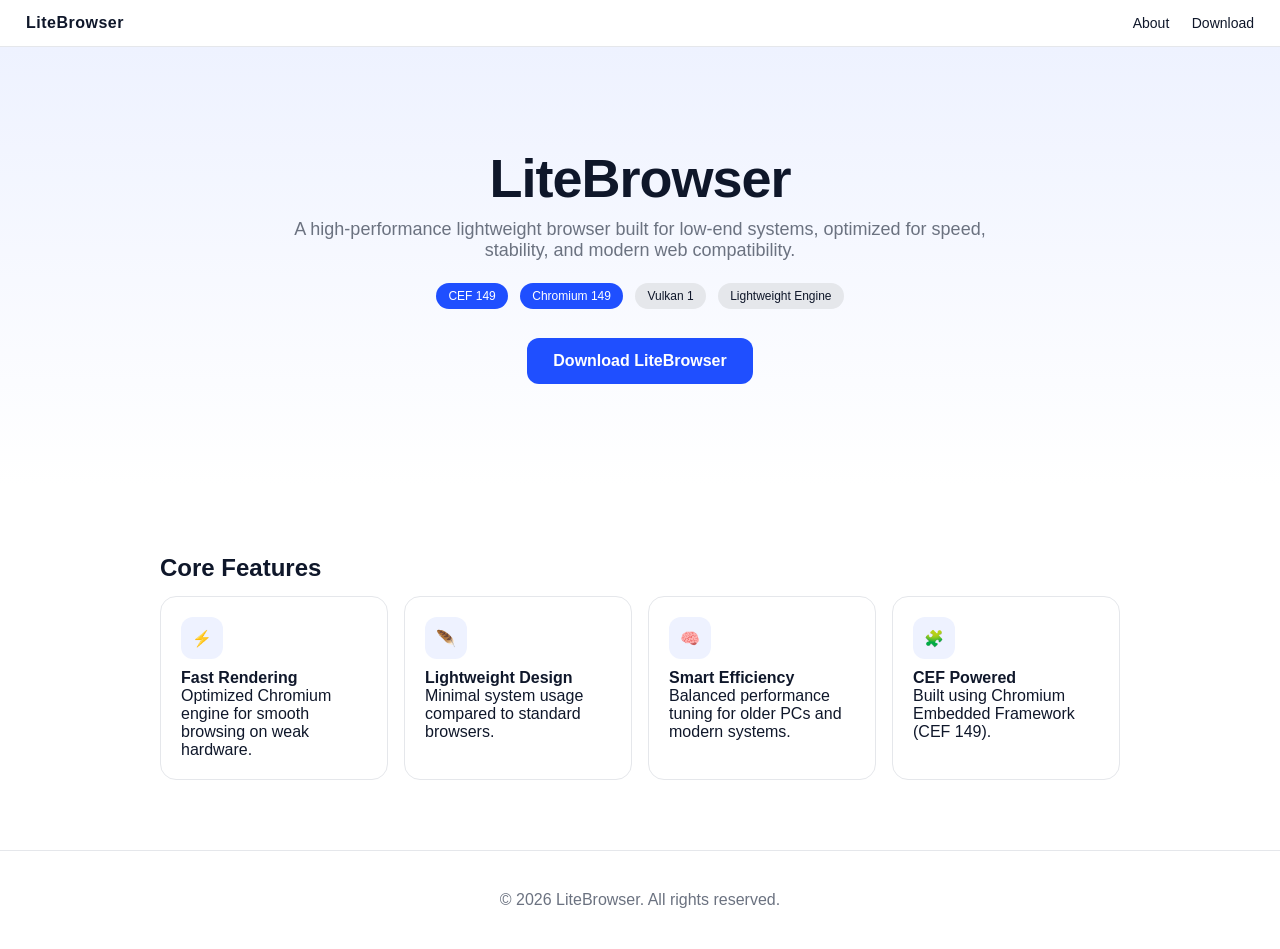
<file: index.html>
<!DOCTYPE html>
<html lang="en">
<head>
<meta name="google-site-verification" content="Rd3cPGN4Wmae8_0tQlQ0mJA2I-3hVsjvHhwqhOZlUcA" />
<meta charset="UTF-8">
<meta name="viewport" content="width=device-width, initial-scale=1.0">
<title>LiteBrowser</title>
<link rel="stylesheet" href="style.css">
</head>

<body>

<nav>
    <div class="logo">LiteBrowser</div>
    <div>
        <a href="index.html">About</a>
        <a href="download.html">Download</a>
    </div>
</nav>

<div class="hero">
    <h1>LiteBrowser</h1>

    <p>
        A high-performance lightweight browser built for low-end systems,
        optimized for speed, stability, and modern web compatibility.
    </p>

    <div class="badges">
        <span class="badge">CEF 149</span>
        <span class="badge">Chromium 149</span>
        <span class="badge gray">Vulkan 1</span>
        <span class="badge gray">Lightweight Engine</span>
    </div>

    <a class="button" href="download.html">Download LiteBrowser</a>
</div>

<div class="container">

    <h2 class="section-title">Core Features</h2>

    <div class="grid">

        <div class="card">
            <div class="icon">⚡</div>
            <strong>Fast Rendering</strong>
            <p>Optimized Chromium engine for smooth browsing on weak hardware.</p>
        </div>

        <div class="card">
            <div class="icon">🪶</div>
            <strong>Lightweight Design</strong>
            <p>Minimal system usage compared to standard browsers.</p>
        </div>

        <div class="card">
            <div class="icon">🧠</div>
            <strong>Smart Efficiency</strong>
            <p>Balanced performance tuning for older PCs and modern systems.</p>
        </div>

        <div class="card">
            <div class="icon">🧩</div>
            <strong>CEF Powered</strong>
            <p>Built using Chromium Embedded Framework (CEF 149).</p>
        </div>

    </div>
</div>

<footer>
    © 2026 LiteBrowser. All rights reserved.
</footer>

</body>
</html>
</file>
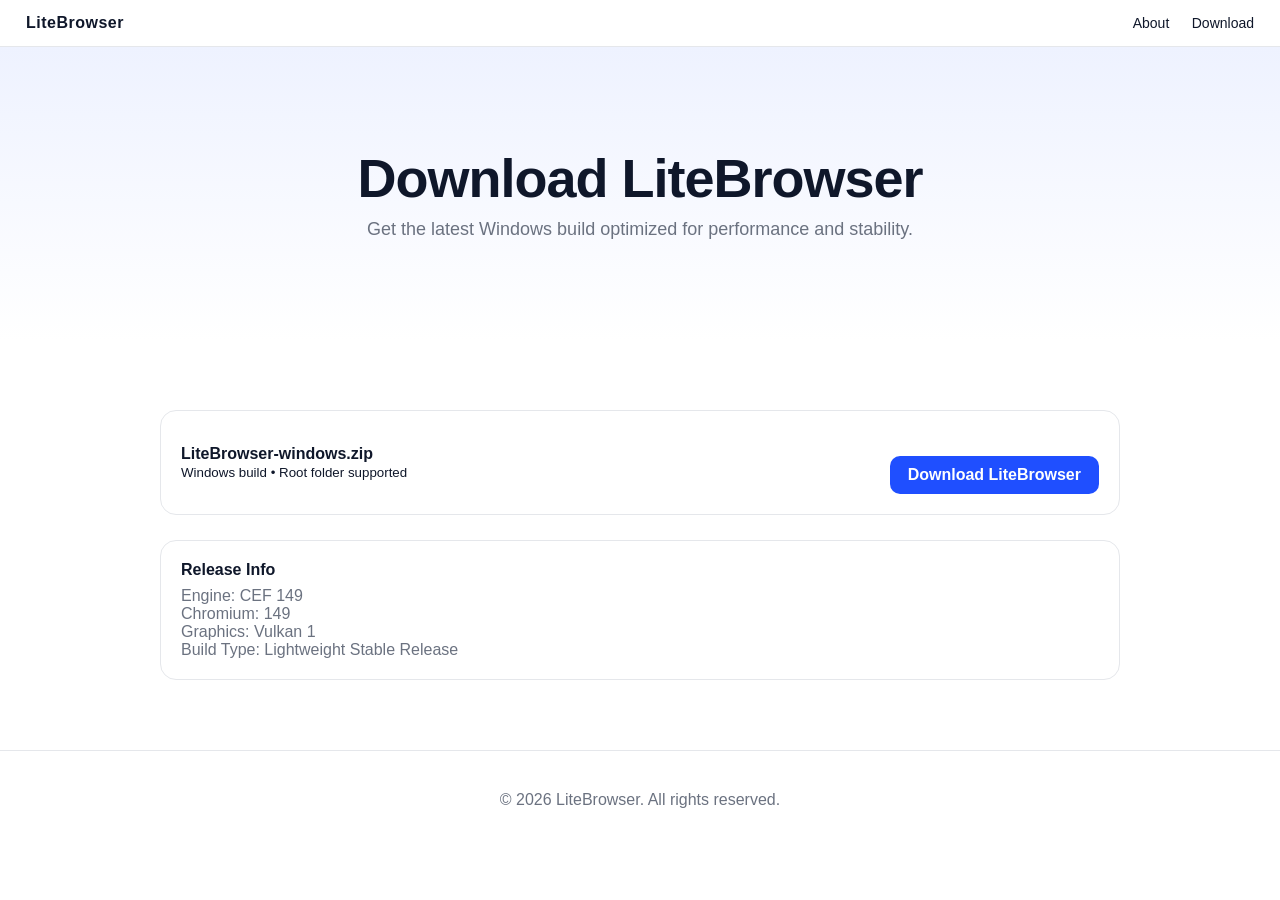
<file: download.html>
<!DOCTYPE html>
<html lang="en">
<head>
<meta charset="UTF-8">
<meta name="viewport" content="width=device-width, initial-scale=1.0">
<title>Download LiteBrowser</title>
<link rel="stylesheet" href="style.css">
</head>

<body>

<nav>
    <div class="logo">LiteBrowser</div>
    <div>
        <a href="index.html">About</a>
        <a href="download.html">Download</a>
    </div>
</nav>

<div class="hero">
    <h1>Download LiteBrowser</h1>
    <p>Get the latest Windows build optimized for performance and stability.</p>
</div>

<div class="container">

    <div class="download">
        <div>
            <strong>LiteBrowser-windows.zip</strong><br>
            <small>Windows build • Root folder supported</small>
        </div>

        <a class="button" href="https://github.com/Faiz1152/LiteBrowser-/releases/download/v1.0/LiteBrowser-windows.zip">
    Download LiteBrowser
</a>
    </div>

    <div style="margin-top:25px;">
        <div class="card">
            <strong>Release Info</strong>
            <p style="margin-top:8px; color:#6b7280;">
                Engine: CEF 149<br>
                Chromium: 149<br>
                Graphics: Vulkan 1<br>
                Build Type: Lightweight Stable Release
            </p>
        </div>
    </div>

</div>

<footer>
    © 2026 LiteBrowser. All rights reserved.
</footer>

</body>
</html>
</file>
<file: style.css>
*{
    margin:0;
    padding:0;
    box-sizing:border-box;
    font-family:Segoe UI, Arial, sans-serif;
}

body{
    background:#ffffff;
    color:#0f172a;
}

/* NAV */
nav{
    position:sticky;
    top:0;
    background:white;
    border-bottom:1px solid #e5e7eb;
    display:flex;
    justify-content:space-between;
    align-items:center;
    padding:14px 26px;
    z-index:1000;
}

.logo{
    font-weight:800;
    letter-spacing:0.5px;
}

nav a{
    margin-left:18px;
    text-decoration:none;
    color:#0f172a;
    font-size:14px;
    transition:0.2s;
}

nav a:hover{
    color:#1f4fff;
}

/* HERO */
.hero{
    text-align:center;
    padding:100px 20px;
    background:linear-gradient(180deg,#eef2ff,#ffffff);
    animation:fadeIn 0.8s ease;
}

.hero h1{
    font-size:54px;
    letter-spacing:-1px;
}

.hero p{
    margin-top:10px;
    color:#6b7280;
    max-width:720px;
    margin-left:auto;
    margin-right:auto;
    font-size:18px;
}

/* BADGES */
.badges{
    margin-top:18px;
}

.badge{
    display:inline-block;
    padding:6px 12px;
    border-radius:999px;
    background:#1f4fff;
    color:white;
    font-size:12px;
    margin:4px;
    animation:pop 0.6s ease;
}

.badge.gray{
    background:#e5e7eb;
    color:#0f172a;
}

/* BUTTON */
.button{
    display:inline-block;
    margin-top:25px;
    padding:14px 26px;
    background:#1f4fff;
    color:white;
    border-radius:12px;
    text-decoration:none;
    font-weight:600;
    transition:0.2s;
}

.button:hover{
    transform:translateY(-2px);
    background:#163fd8;
}

/* SECTIONS */
.container{
    max-width:1000px;
    margin:70px auto;
    padding:0 20px;
}

.section-title{
    font-size:24px;
    margin-bottom:14px;
}

/* GRID CARDS */
.grid{
    display:grid;
    grid-template-columns:repeat(auto-fit,minmax(220px,1fr));
    gap:16px;
}

.card{
    border:1px solid #e5e7eb;
    padding:20px;
    border-radius:16px;
    background:white;
    transition:0.25s;
    animation:fadeUp 0.8s ease;
}

.card:hover{
    transform:translateY(-5px);
    box-shadow:0 12px 30px rgba(0,0,0,0.08);
}

/* ICON BOX */
.icon{
    width:42px;
    height:42px;
    border-radius:12px;
    background:#eef2ff;
    display:flex;
    align-items:center;
    justify-content:center;
    font-weight:800;
    color:#1f4fff;
    margin-bottom:10px;
}

/* DOWNLOAD BOX */
.download{
    display:flex;
    justify-content:space-between;
    align-items:center;
    padding:20px;
    border:1px solid #e5e7eb;
    border-radius:16px;
}

.download a{
    background:#1f4fff;
    color:white;
    padding:10px 18px;
    border-radius:10px;
    text-decoration:none;
    font-weight:600;
}

.download a:hover{
    background:#163fd8;
}

/* FOOTER */
footer{
    text-align:center;
    padding:40px;
    color:#6b7280;
    border-top:1px solid #e5e7eb;
    margin-top:60px;
}

/* ANIMATIONS */
@keyframes fadeIn{
    from{opacity:0; transform:translateY(10px);}
    to{opacity:1; transform:translateY(0);}
}

@keyframes fadeUp{
    from{opacity:0; transform:translateY(20px);}
    to{opacity:1; transform:translateY(0);}
}

@keyframes pop{
    from{transform:scale(0.8); opacity:0;}
    to{transform:scale(1); opacity:1;}
}
</file>
